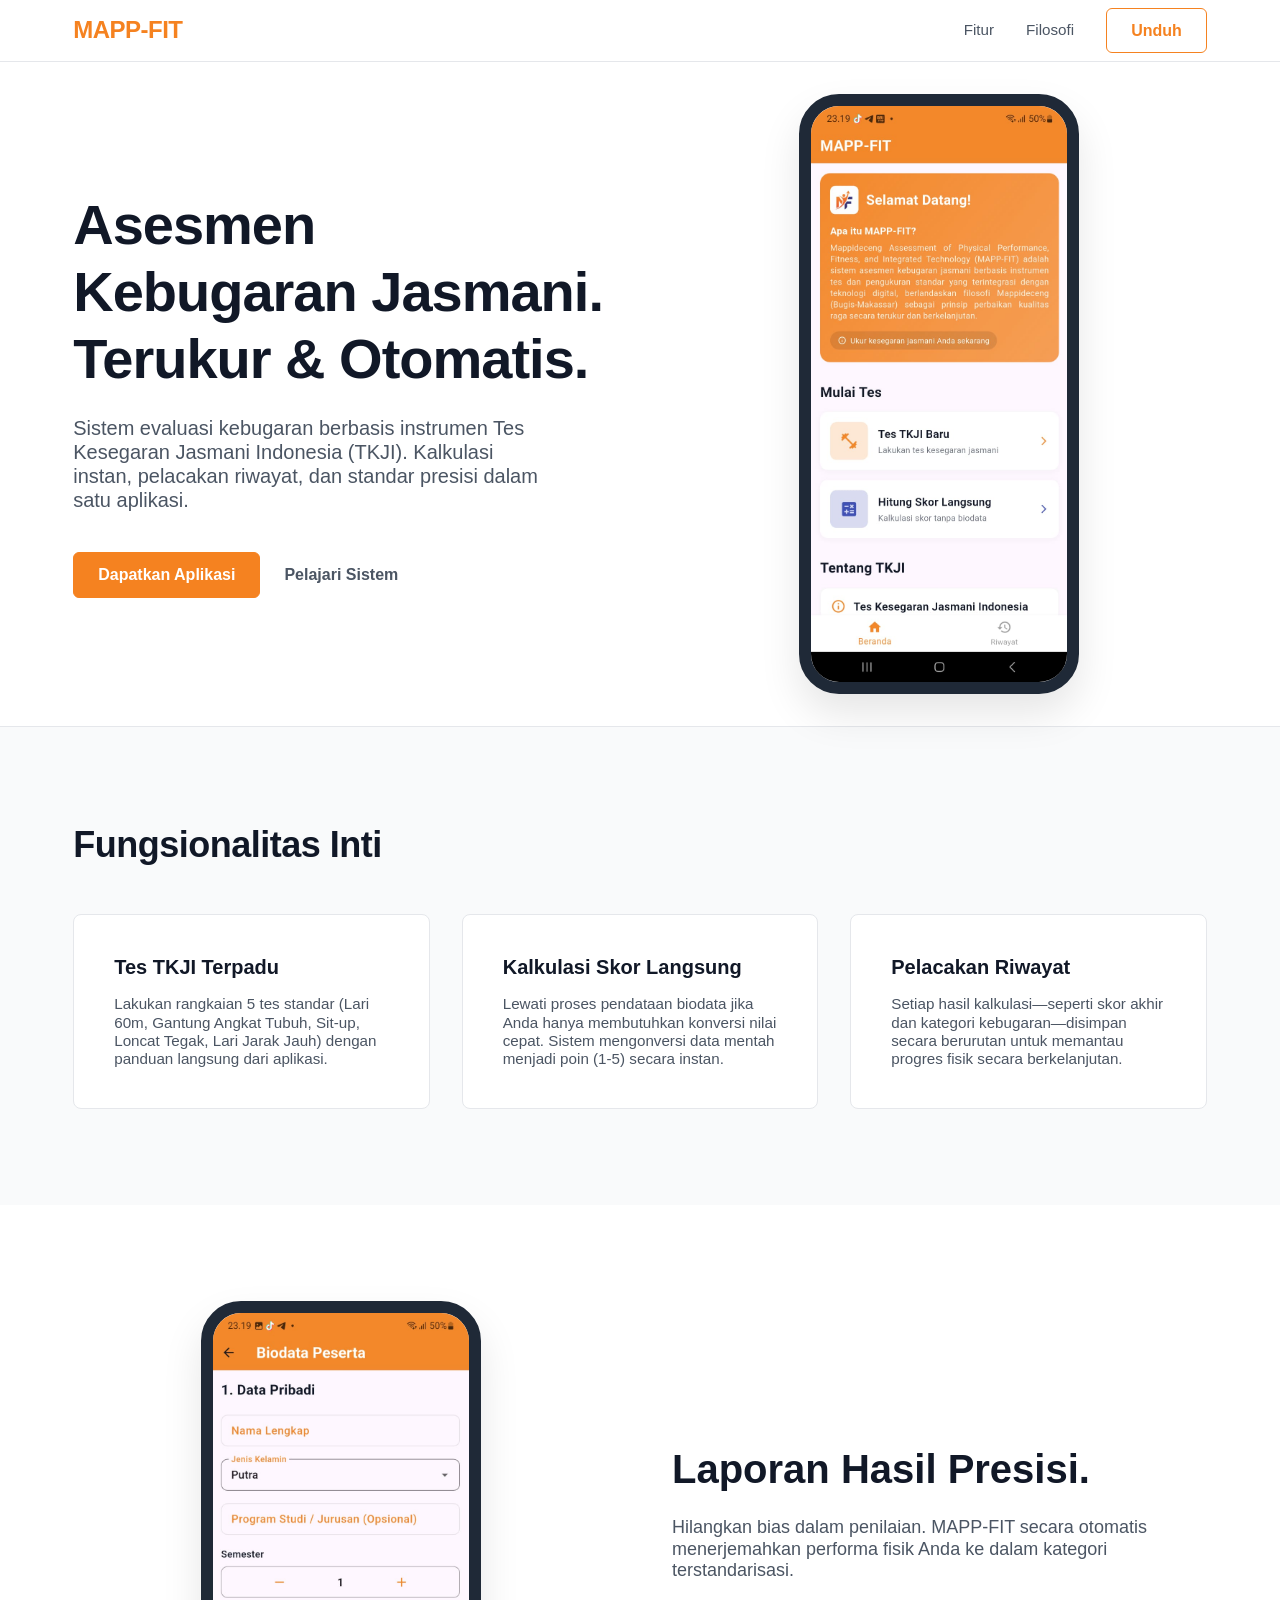
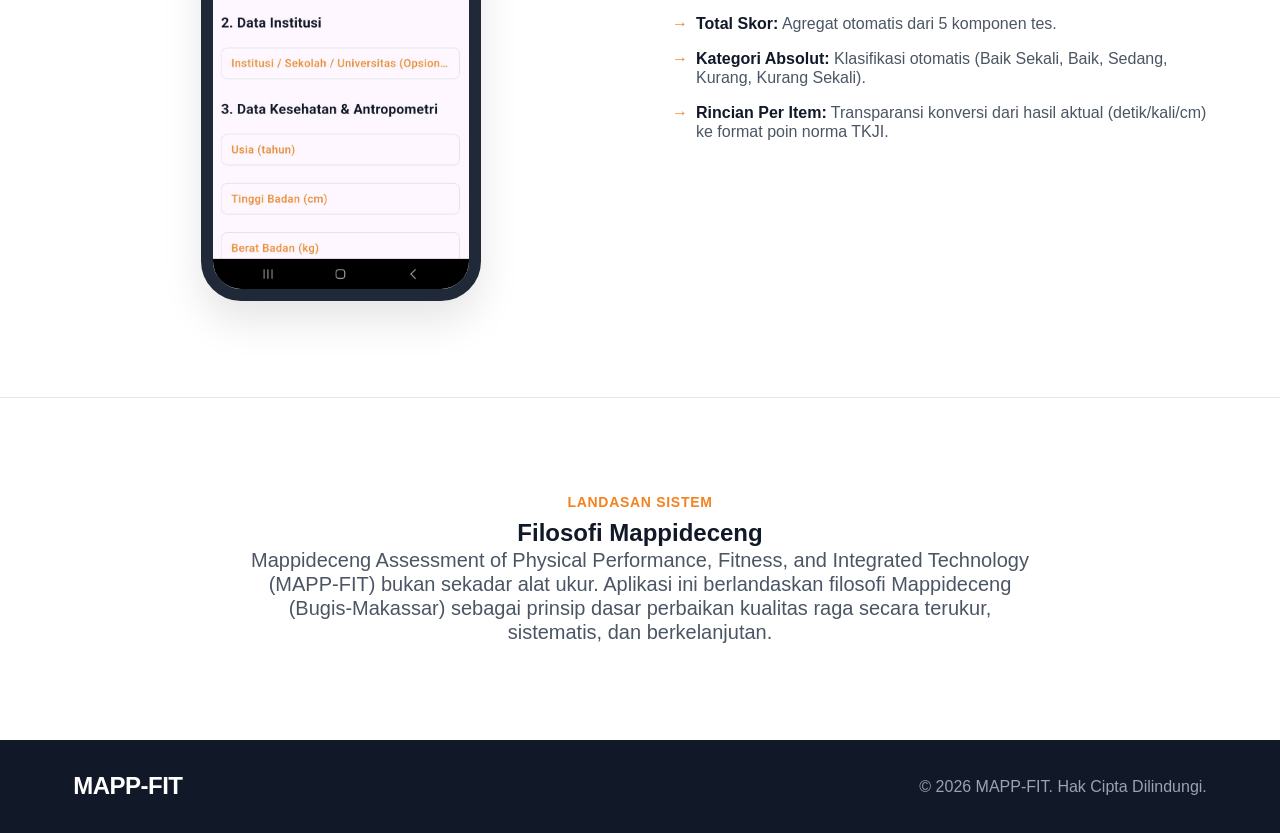
<file: website-kebugaran/index.html>
<!DOCTYPE html>
<html lang="id">
<head>
    <meta charset="UTF-8">
    <meta name="viewport" content="width=device-width, initial-scale=1.0">
    <title>MAPP-FIT | Asesmen Kebugaran Terintegrasi</title>
    <link rel="stylesheet" href="style.css">
    <link rel="icon" href="icon-tkji.png" type="image/x-icon">
</head>
<body>

    <nav class="navbar">
        <div class="container nav-container">
            <div class="brand-logo">MAPP-FIT</div>
            <div class="nav-links">
                <a href="#fitur">Fitur</a>
                <a href="#tentang">Filosofi</a>
                <a href="https://drive.google.com/drive/folders/12LQYT90-dYhKAmmxBuyPsYOlGHmox7eP?usp=sharing" target="_blank" class="btn btn-outline">Unduh</a>
            </div>
        </div>
    </nav>

    <main>
        <section class="hero">
            <div class="container hero-grid">
                <div class="hero-content">
                    <h1>Asesmen Kebugaran Jasmani. Terukur & Otomatis.</h1>
                    <p>Sistem evaluasi kebugaran berbasis instrumen Tes Kesegaran Jasmani Indonesia (TKJI). Kalkulasi instan, pelacakan riwayat, dan standar presisi dalam satu aplikasi.</p>
                    <div class="hero-actions">
                        <a href="#download" class="btn btn-primary">Dapatkan Aplikasi</a>
                        <a href="#fitur" class="btn btn-text">Pelajari Sistem</a>
                    </div>
                </div>
                <div class="hero-image-wrapper">
                    <div class="app-mockup">
                        <img src="app-home.jpeg" alt="Antarmuka Beranda MAPP-FIT" class="mockup-img">
                        
                    </div>
                </div>
            </div>
        </section>

        <section id="fitur" class="section bg-light">
            <div class="container">
                <h2 class="section-title">Fungsionalitas Inti</h2>
                <div class="feature-grid">
                    <div class="feature-card">
                        <h3>Tes TKJI Terpadu</h3>
                        <p>Lakukan rangkaian 5 tes standar (Lari 60m, Gantung Angkat Tubuh, Sit-up, Loncat Tegak, Lari Jarak Jauh) dengan panduan langsung dari aplikasi.</p>
                    </div>
                    <div class="feature-card">
                        <h3>Kalkulasi Skor Langsung</h3>
                        <p>Lewati proses pendataan biodata jika Anda hanya membutuhkan konversi nilai cepat. Sistem mengonversi data mentah menjadi poin (1-5) secara instan.</p>
                    </div>
                    <div class="feature-card">
                        <h3>Pelacakan Riwayat</h3>
                        <p>Setiap hasil kalkulasi—seperti skor akhir dan kategori kebugaran—disimpan secara berurutan untuk memantau progres fisik secara berkelanjutan.</p>
                    </div>
                </div>
            </div>
        </section>

        <section class="section showcase">
            <div class="container hero-grid showcase-grid">
                <div class="hero-image-wrapper">
                    <div class="app-mockup">
                        <img src="app-result.jpeg" alt="Antarmuka Hasil Kalkulasi TKJI" class="mockup-img">
                        
                    </div>
                </div>
                <div class="showcase-content">
                    <h2>Laporan Hasil Presisi.</h2>
                    <p>Hilangkan bias dalam penilaian. MAPP-FIT secara otomatis menerjemahkan performa fisik Anda ke dalam kategori terstandarisasi.</p>
                    <ul class="clean-list">
                        <li><strong>Total Skor:</strong> Agregat otomatis dari 5 komponen tes.</li>
                        <li><strong>Kategori Absolut:</strong> Klasifikasi otomatis (Baik Sekali, Baik, Sedang, Kurang, Kurang Sekali).</li>
                        <li><strong>Rincian Per Item:</strong> Transparansi konversi dari hasil aktual (detik/kali/cm) ke format poin norma TKJI.</li>
                    </ul>
                </div>
            </div>
        </section>

        <section id="tentang" class="section text-center border-top">
            <div class="container content-narrow">
                <span class="eyebrow">Landasan Sistem</span>
                <h2>Filosofi Mappideceng</h2>
                <p class="text-large">
                    Mappideceng Assessment of Physical Performance, Fitness, and Integrated Technology (MAPP-FIT) bukan sekadar alat ukur. Aplikasi ini berlandaskan filosofi Mappideceng (Bugis-Makassar) sebagai prinsip dasar perbaikan kualitas raga secara terukur, sistematis, dan berkelanjutan.
                </p>
            </div>
        </section>
    </main>

    <footer class="footer">
        <div class="container">
            <div class="footer-content">
                <div class="brand-logo logo-light">MAPP-FIT</div>
                <p>&copy; 2026 MAPP-FIT. Hak Cipta Dilindungi.</p>
            </div>
        </div>
    </footer>

    <script src="script.js"></script>
</body>
</html>
</file>
<file: website-kebugaran/style.css>
/* --- Konfigurasi Variabel --- */
:root {
    /* Mengambil warna dari screenshot aplikasi Anda */
    --brand-orange: #f58220; 
    --brand-orange-dark: #d96b16;
    --brand-orange-light: #fff2e6;
    
    --text-primary: #111827;
    --text-secondary: #4b5563;
    --bg-main: #ffffff;
    --bg-light: #f9fafb;
    --border: #e5e7eb;
}

/* --- Reset --- */
* {
    margin: 0;
    padding: 0;
    box-sizing: border-box;
    font-family: -apple-system, BlinkMacSystemFont, "Segoe UI", Roboto, Helvetica, Arial, sans-serif;
}

body {
    background-color: var(--bg-main);
    color: var(--text-primary);
    line-height: 1.2;
    -webkit-font-smoothing: antialiased;
}

/* --- Tipografi & Utilitas --- */
h1, h2, h3 {
    font-weight: 700;
    line-height: 1.2;
    color: var(--text-primary);
}

.container {
    max-width: 1140px;
    margin: 0 auto;
    padding: 0 0.2rem;
}

.section {
    padding: 6rem 0;
}

.bg-light { background-color: var(--bg-light); }
.text-center { text-align: center; }
.border-top { border-top: 1px solid var(--border); }
.content-narrow { max-width: 800px; margin: 0 auto; }
.text-large { font-size: 1.25rem; color: var(--text-secondary); }

.eyebrow {
    display: block;
    font-size: 0.875rem;
    font-weight: 600;
    text-transform: uppercase;
    letter-spacing: 0.05em;
    color: var(--brand-orange);
    margin-bottom: 0.5rem;
}

/* --- Navigasi --- */
.navbar {
    padding: .5rem 0;
    border-bottom: 1px solid var(--border);
    background-color: var(--bg-main);
    position: sticky;
    top: 0;
    z-index: 100;
}

.nav-container {
    display: flex;
    justify-content: space-between;
    align-items: center;
}

.brand-logo {
    font-size: 1.5rem;
    font-weight: 800;
    color: var(--brand-orange);
    letter-spacing: -0.5px;
}

.nav-links {
    display: flex;
    gap: 2rem;
    align-items: center;
}

.nav-links a:not(.btn) {
    text-decoration: none;
    color: var(--text-secondary);
    font-weight: 500;
    font-size: 0.95rem;
    transition: color 0.2s;
}

.nav-links a:not(.btn):hover {
    color: var(--brand-orange);
}

/* --- Tombol --- */
.btn {
    display: inline-flex;
    align-items: center;
    justify-content: center;
    padding: 0.75rem 1.5rem;
    border-radius: 6px; /* Sudut lebih tajam, lebih profesional */
    font-weight: 600;
    text-decoration: none;
    transition: all 0.2s;
    cursor: pointer;
    font-size: 1rem;
}

.btn-primary {
    background-color: var(--brand-orange);
    color: #fff;
    border: 1px solid var(--brand-orange);
}

.btn-primary:hover {
    background-color: var(--brand-orange-dark);
}

.btn-outline {
    background-color: transparent;
    color: var(--brand-orange);
    border: 1px solid var(--brand-orange);
}

.btn-outline:hover {
    background-color: var(--brand-orange-light);
}

.btn-text {
    background-color: transparent;
    color: var(--text-secondary);
    padding: 0.75rem 0;
}

.btn-text:hover {
    color: var(--text-primary);
}

/* --- Hero Section --- */
.hero {
    padding: 2rem 0;
    border-bottom: 1px solid var(--border);
}

.hero-grid {
    display: grid;
    grid-template-columns: 1fr 1fr;
    gap: 4rem;
    align-items: center;
}

.hero-content h1 {
    font-size: 3.5rem;
    letter-spacing: -1px;
    margin-bottom: 1.5rem;
}

.hero-content p {
    font-size: 1.25rem;
    color: var(--text-secondary);
    margin-bottom: 2.5rem;
    max-width: 90%;
}

.hero-actions {
    display: flex;
    gap: 1.5rem;
    align-items: center;
}

/* --- Mockup Placeholder --- */
.hero-image-wrapper {
    display: flex;
    justify-content: center;
}

.app-mockup {
    width: 280px;
    height: 600px;
    background-color: #f3f4f6;
    border: 12px solid #1f2937;
    border-radius: 40px;
    overflow: hidden;
    position: relative;
    box-shadow: 0 20px 40px rgba(0,0,0,0.1);
}

.mockup-img {
    width: 100%;
    height: 100%;
    object-fit: cover;
    /* Ini akan disembunyikan sampai gambar benar-benar ada */

}

.mockup-placeholder {
    position: absolute;
    top: 50%;
    left: 50%;
    transform: translate(-50%, -50%);
    text-align: center;
    color: #9ca3af;
    font-size: 0.875rem;
    padding: 1rem;
}

/* --- Fitur Section --- */
.section-title {
    font-size: 2.25rem;
    margin-bottom: 3rem;
    letter-spacing: -0.5px;
}

.feature-grid {
    display: grid;
    grid-template-columns: repeat(3, 1fr);
    gap: 2rem;
}

.feature-card {
    background: var(--bg-main);
    padding: 2.5rem;
    border: 1px solid var(--border);
    border-radius: 8px;
}

.feature-card h3 {
    font-size: 1.25rem;
    margin-bottom: 1rem;
}

.feature-card p {
    color: var(--text-secondary);
    font-size: 0.95rem;
}

/* --- Showcase Section --- */
.showcase-grid {
    grid-template-columns: 1fr 1fr;
}

.showcase-content h2 {
    font-size: 2.5rem;
    margin-bottom: 1.5rem;
}

.showcase-content p {
    font-size: 1.125rem;
    color: var(--text-secondary);
    margin-bottom: 2rem;
}

.clean-list {
    list-style: none;
}

.clean-list li {
    padding-left: 1.5rem;
    position: relative;
    margin-bottom: 1rem;
    color: var(--text-secondary);
}

.clean-list li::before {
    content: "→";
    position: absolute;
    left: 0;
    color: var(--brand-orange);
    font-weight: bold;
}

.clean-list li strong {
    color: var(--text-primary);
}

/* --- Footer --- */
.footer {
    background-color: #111827;
    color: #9ca3af;
    padding: 2rem 0;
}

.footer-content {
    display: flex;
    justify-content: space-between;
    align-items: center;
}

.logo-light {
    color: #fff;
}

/* --- Responsif --- */
@media (max-width: 992px) {
  .navbar {
    padding-left: 5px;
    padding-right: 5px;
  }
  main {
     padding-left: 15px;
    padding-right: 15px;
  }
    .hero-grid, .showcase-grid {
        grid-template-columns: 1fr;
        text-align: center;
    }
    
    .hero-content h1 { font-size: 2.75rem; }
    .hero-content p { max-width: 100%; margin: 0 auto 2rem auto; }
    
    .hero-actions {
        justify-content: center;
    }

    .clean-list li { text-align: left; }
    
    .feature-grid {
        grid-template-columns: 1fr;
    }
}
</file>
